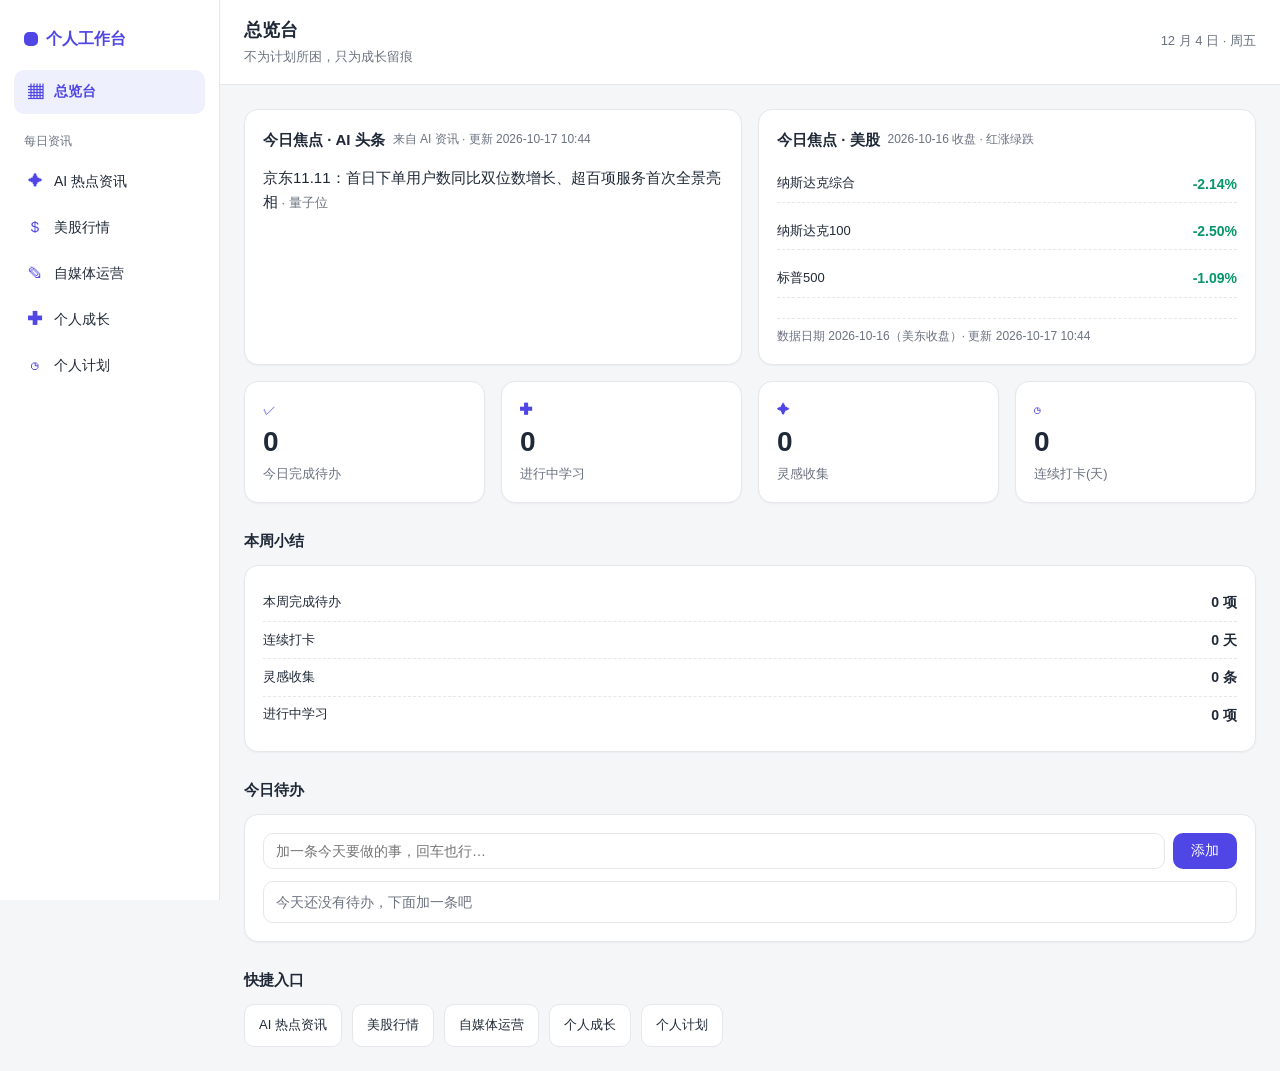
<file: index.html>
<!DOCTYPE html>
<html lang="zh-CN">
<head>
  <meta charset="UTF-8">
  <meta name="viewport" content="width=device-width, initial-scale=1.0">
  <title>个人工作台 · 总览台</title>
  <link rel="stylesheet" href="assets/style.css">
</head>
<body data-page="index">
  <div class="layout">
    <aside class="sidebar" id="sidebar"></aside>
    <div class="main">
      <header class="topbar">
        <div>
          <h1>总览台</h1>
          <div class="sub">不为计划所困，只为成长留痕</div>
        </div>
        <div class="date" id="top-date"></div>
      </header>
      <div class="content">

        <div class="grid grid-2">
          <div class="card">
            <h2>今日焦点 · AI 头条 <span class="hint" id="hint-news">来自 AI 资讯</span></h2>
            <div class="focus" id="focus-news"></div>
          </div>
          <div class="card">
            <h2>今日焦点 · 美股 <span class="hint" id="hint-market">红涨绿跌</span></h2>
            <div class="focus" id="focus-market"></div>
          </div>
        </div>

        <div class="grid grid-4" style="margin-top:16px;">
          <div class="card stat"><span class="ic">✓</span><span class="num" id="stat-done">0</span><span class="label">今日完成待办</span></div>
          <div class="card stat"><span class="ic">✚</span><span class="num" id="stat-learning">0</span><span class="label">进行中学习</span></div>
          <div class="card stat"><span class="ic">✦</span><span class="num" id="stat-ideas">0</span><span class="label">灵感收集</span></div>
          <div class="card stat"><span class="ic">◷</span><span class="num" id="stat-streak">0</span><span class="label">连续打卡(天)</span></div>
        </div>

        <h3 class="section-title">本周小结</h3>
        <div class="card"><div id="weekly"></div></div>

        <h3 class="section-title">今日待办</h3>
        <div class="card">
          <div class="todo-add">
            <input id="todo-input" type="text" placeholder="加一条今天要做的事，回车也行…">
            <button id="todo-add-btn">添加</button>
          </div>
          <ul class="todo-list" id="todo-list"></ul>
        </div>

        <h3 class="section-title">快捷入口</h3>
        <div class="quick">
          <a href="news.html">AI 热点资讯</a>
          <a href="market.html">美股行情</a>
          <a href="selfmedia.html">自媒体运营</a>
          <a href="growth.html">个人成长</a>
          <a href="plan.html">个人计划</a>
        </div>

      </div>
    </div>
  </div>
  <nav class="bottom-nav" id="bottomNav"></nav>
  <script src="data/ai-news.js"></script>
  <script src="data/us-market.js"></script>
  <script src="assets/app.js"></script>
  <script>document.getElementById('top-date').textContent = cnDate();</script>
</body>
</html>
</file>
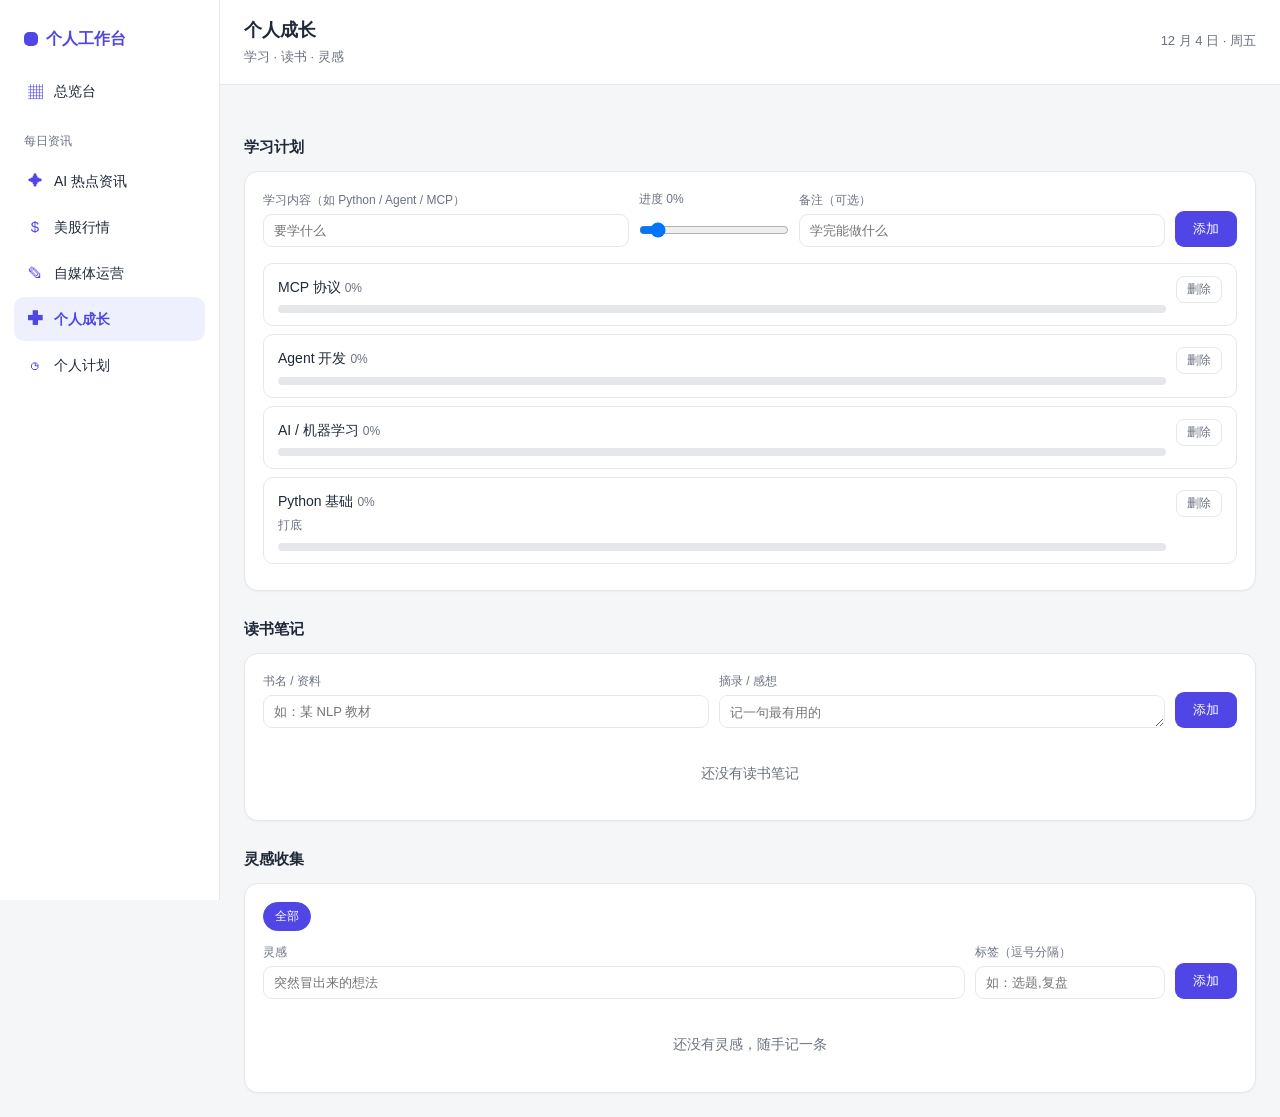
<file: growth.html>
<!DOCTYPE html>
<html lang="zh-CN">
<head>
  <meta charset="UTF-8">
  <meta name="viewport" content="width=device-width, initial-scale=1.0">
  <title>个人工作台 · 个人成长</title>
  <link rel="stylesheet" href="assets/style.css">
</head>
<body data-page="growth">
  <div class="layout">
    <aside class="sidebar" id="sidebar"></aside>
    <div class="main">
      <header class="topbar">
        <div>
          <h1>个人成长</h1>
          <div class="sub">学习 · 读书 · 灵感</div>
        </div>
        <div class="date" id="top-date"></div>
      </header>
      <div class="content">

        <h3 class="section-title">学习计划</h3>
        <div class="card">
          <div class="form-row">
            <div class="field w-title"><label>学习内容（如 Python / Agent / MCP）</label>
              <input id="l-name" type="text" placeholder="要学什么"></div>
            <div class="field"><label>进度 <span id="l-prog-label">0</span>%</label>
              <input id="l-prog" type="range" min="0" max="100" value="0" style="width:150px;"></div>
            <div class="field w-title"><label>备注（可选）</label>
              <input id="l-note" type="text" placeholder="学完能做什么"></div>
            <button class="btn-primary" id="l-add">添加</button>
          </div>
          <div id="learning-list"></div>
        </div>

        <h3 class="section-title">读书笔记</h3>
        <div class="card">
          <div class="form-row">
            <div class="field w-title"><label>书名 / 资料</label>
              <input id="b-book" type="text" placeholder="如：某 NLP 教材"></div>
            <div class="field w-title"><label>摘录 / 感想</label>
              <textarea id="b-note" rows="1" placeholder="记一句最有用的"></textarea></div>
            <button class="btn-primary" id="b-add">添加</button>
          </div>
          <div id="book-list"></div>
        </div>

        <h3 class="section-title">灵感收集</h3>
        <div class="card">
          <div class="tag-filter" id="idea-filters"></div>
          <div class="form-row">
            <div class="field w-title"><label>灵感</label>
              <input id="i-text" type="text" placeholder="突然冒出来的想法"></div>
            <div class="field"><label>标签（逗号分隔）</label>
              <input id="i-tags" type="text" placeholder="如：选题,复盘"></div>
            <button class="btn-primary" id="i-add">添加</button>
          </div>
          <div id="idea-list"></div>
        </div>

      </div>
    </div>
  </div>
  <nav class="bottom-nav" id="bottomNav"></nav>

  <script src="assets/app.js"></script>
  <script>
  (function () {
    document.getElementById('top-date').textContent = cnDate();

    /* ---------- 学习计划 ---------- */
    var SEED = [
      { name: 'Python 基础', progress: 0, note: '打底' },
      { name: 'AI / 机器学习', progress: 0, note: '' },
      { name: 'Agent 开发', progress: 0, note: '' },
      { name: 'MCP 协议', progress: 0, note: '' }
    ];
    function learningList() {
      var arr = Store.get('learning', []);
      if (!arr.length && !localStorage.getItem('wb.learning_seeded')) {
        SEED.forEach(function (s) { Store.add('learning', { name: s.name, progress: s.progress, note: s.note }); });
        localStorage.setItem('wb.learning_seeded', '1');
        arr = Store.get('learning', []);
      }
      return arr;
    }
    function renderLearning() {
      var arr = learningList();
      document.getElementById('learning-list').innerHTML = arr.length ? arr.map(function (x) {
        return '<div class="item"><div class="body"><div style="font-weight:500;">' + escapeHtml(x.name) +
          ' <span style="color:var(--muted);font-weight:400;font-size:12px;">' + x.progress + '%</span></div>' +
          (x.note ? '<div class="meta">' + escapeHtml(x.note) + '</div>' : '') +
          '<div class="progress"><i style="width:' + x.progress + '%"></i></div></div>' +
          '<button class="btn-mini" data-id="' + x.id + '">删除</button></div>';
      }).join('') : '<div class="empty">还没有学习计划</div>';
    }
    var prog = document.getElementById('l-prog');
    prog.addEventListener('input', function () { document.getElementById('l-prog-label').textContent = prog.value; });
    document.getElementById('l-add').addEventListener('click', function () {
      var name = document.getElementById('l-name').value.trim();
      if (!name) { alert('先填学习内容'); return; }
      Store.add('learning', { name: name, progress: Number(prog.value), note: document.getElementById('l-note').value.trim() });
      document.getElementById('l-name').value = '';
      document.getElementById('l-note').value = '';
      prog.value = 0; document.getElementById('l-prog-label').textContent = '0';
      renderLearning();
    });
    document.getElementById('learning-list').addEventListener('click', function (e) {
      if (e.target.classList.contains('btn-mini')) { Store.remove('learning', e.target.dataset.id); renderLearning(); }
    });
    renderLearning();

    /* ---------- 读书笔记 ---------- */
    function renderBooks() {
      var arr = Store.get('books', []);
      document.getElementById('book-list').innerHTML = arr.length ? arr.map(function (x) {
        return '<div class="item"><div class="body"><div style="font-weight:500;">' + escapeHtml(x.book) +
          '</div>' + (x.note ? '<div class="meta">' + escapeHtml(x.note) + '</div>' : '') + '</div>' +
          '<button class="btn-mini" data-id="' + x.id + '">删除</button></div>';
      }).join('') : '<div class="empty">还没有读书笔记</div>';
    }
    document.getElementById('b-add').addEventListener('click', function () {
      var book = document.getElementById('b-book').value.trim();
      if (!book) { alert('先填书名'); return; }
      Store.add('books', { book: book, note: document.getElementById('b-note').value.trim() });
      document.getElementById('b-book').value = '';
      document.getElementById('b-note').value = '';
      renderBooks();
    });
    document.getElementById('book-list').addEventListener('click', function (e) {
      if (e.target.classList.contains('btn-mini')) { Store.remove('books', e.target.dataset.id); renderBooks(); }
    });
    renderBooks();

    /* ---------- 灵感收集 ---------- */
    function allTags(arr) {
      var set = {};
      arr.forEach(function (x) { (x.tags || []).forEach(function (t) { set[t] = 1; }); });
      return Object.keys(set);
    }
    function renderIdeas(filter) {
      var arr = Store.get('ideas', []);
      var tags = allTags(arr);
      document.getElementById('idea-filters').innerHTML = '<span class="tag-chip ' + (!filter ? 'active' : '') +
        '" data-tag="">全部</span>' + tags.map(function (t) {
          return '<span class="tag-chip ' + (filter === t ? 'active' : '') + '" data-tag="' + escapeHtml(t) + '">' + escapeHtml(t) + '</span>';
        }).join('');
      var list = filter ? arr.filter(function (x) { return (x.tags || []).indexOf(filter) >= 0; }) : arr;
      document.getElementById('idea-list').innerHTML = list.length ? list.map(function (x) {
        return '<div class="item"><div class="body"><div>' + escapeHtml(x.text) + '</div>' +
          (x.tags && x.tags.length ? '<div class="meta">' + x.tags.map(function (t) { return '<span class="tag">' + escapeHtml(t) + '</span>'; }).join('') + '</div>' : '') +
          '</div><button class="btn-mini" data-id="' + x.id + '">删除</button></div>';
      }).join('') : '<div class="empty">还没有灵感，随手记一条</div>';
    }
    document.getElementById('i-add').addEventListener('click', function () {
      var text = document.getElementById('i-text').value.trim();
      if (!text) { alert('先填灵感'); return; }
      var tags = document.getElementById('i-tags').value.split(/[,，]/).map(function (s) { return s.trim(); }).filter(Boolean);
      Store.add('ideas', { text: text, tags: tags });
      document.getElementById('i-text').value = '';
      document.getElementById('i-tags').value = '';
      renderIdeas('');
    });
    document.getElementById('idea-list').addEventListener('click', function (e) {
      if (e.target.classList.contains('btn-mini')) { Store.remove('ideas', e.target.dataset.id); renderIdeas(document.querySelector('.tag-chip.active') ? document.querySelector('.tag-chip.active').dataset.tag : ''); }
    });
    document.getElementById('idea-filters').addEventListener('click', function (e) {
      if (e.target.classList.contains('tag-chip')) renderIdeas(e.target.dataset.tag);
    });
    renderIdeas('');
  })();
  </script>
</body>
</html>
</file>
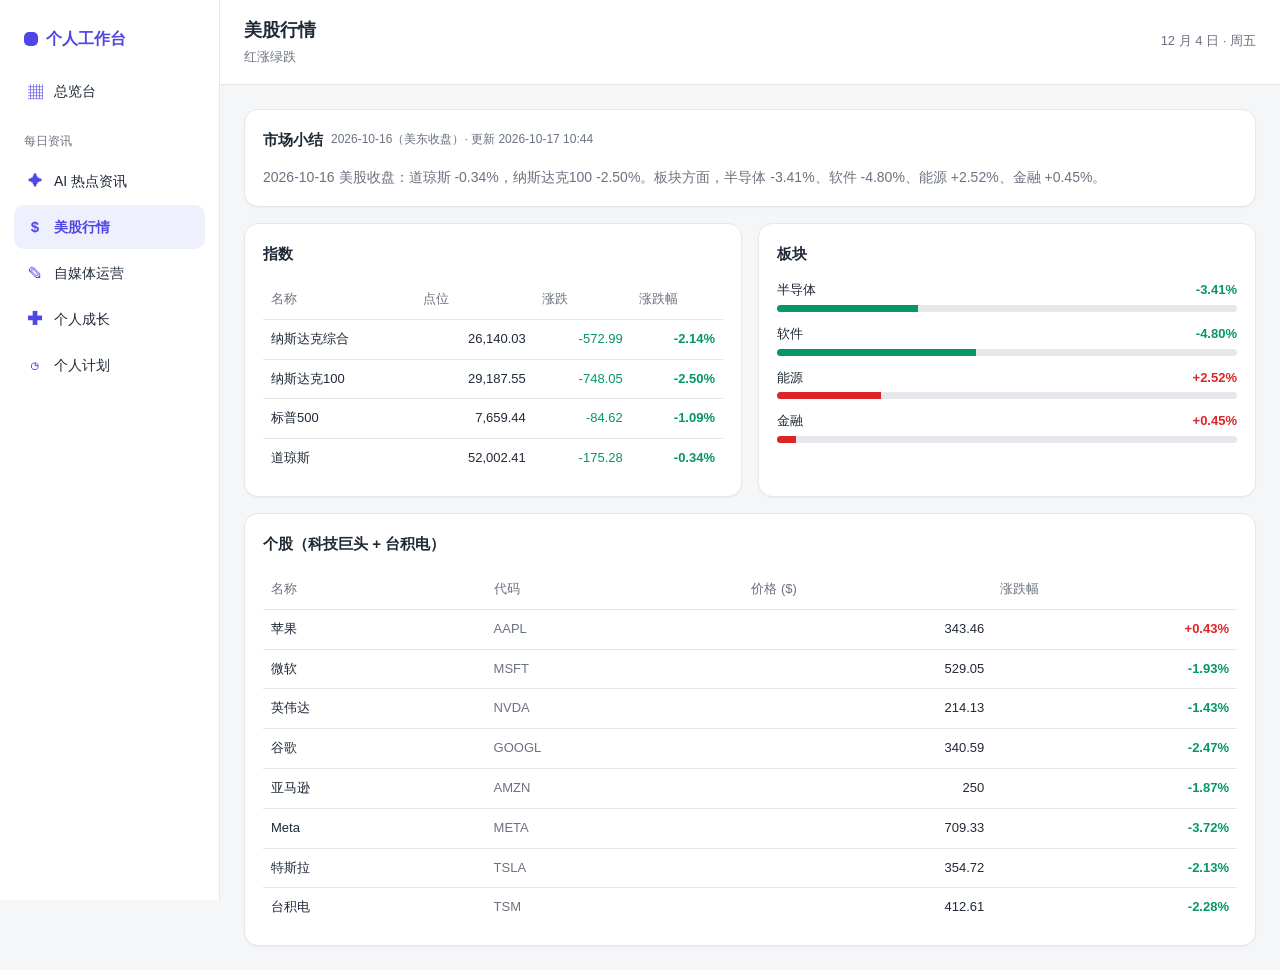
<file: market.html>
<!DOCTYPE html>
<html lang="zh-CN">
<head>
  <meta charset="UTF-8">
  <meta name="viewport" content="width=device-width, initial-scale=1.0">
  <title>个人工作台 · 美股行情</title>
  <link rel="stylesheet" href="assets/style.css">
  <style>
    .tbl{width:100%;border-collapse:collapse;}
    .tbl th,.tbl td{padding:9px 8px;border-bottom:1px solid var(--border);font-size:13px;text-align:left;}
    .tbl th{color:var(--muted);font-weight:500;}
    .tbl td.num{text-align:right;font-variant-numeric:tabular-nums;}
    .tbl tr:last-child td{border-bottom:none;}
    .pct{font-weight:600;font-variant-numeric:tabular-nums;}
    .bar{height:7px;border-radius:4px;background:var(--border);overflow:hidden;margin-top:4px;}
    .bar>i{display:block;height:100%;}
    .bar>i.up{background:var(--up);}
    .bar>i.down{background:var(--down);}
    .sector-row{margin:12px 0;}
    .sector-row .sr-top{display:flex;justify-content:space-between;font-size:13px;align-items:center;}
  </style>
</head>
<body data-page="market">
  <div class="layout">
    <aside class="sidebar" id="sidebar"></aside>
    <div class="main">
      <header class="topbar">
        <div>
          <h1>美股行情</h1>
          <div class="sub" id="sub">红涨绿跌</div>
        </div>
        <div class="date" id="top-date"></div>
      </header>
      <div class="content">

        <div class="card" style="margin-bottom:16px;">
          <h2>市场小结 <span class="hint" id="mkt-date"></span></h2>
          <p id="mkt-summary" class="muted">行情更新中…</p>
        </div>

        <div class="grid grid-2">
          <div class="card">
            <h2>指数</h2>
            <table class="tbl">
              <thead><tr><th>名称</th><th class="num">点位</th><th class="num">涨跌</th><th class="num">涨跌幅</th></tr></thead>
              <tbody id="idx-body"></tbody>
            </table>
          </div>
          <div class="card">
            <h2>板块</h2>
            <div id="sector-wrap"></div>
          </div>
        </div>

        <div class="card" style="margin-top:16px;">
          <h2>个股（科技巨头 + 台积电）</h2>
          <table class="tbl">
            <thead><tr><th>名称</th><th>代码</th><th class="num">价格 ($)</th><th class="num">涨跌幅</th></tr></thead>
            <tbody id="stock-body"></tbody>
          </table>
        </div>

      </div>
    </div>
  </div>
  <nav class="bottom-nav" id="bottomNav"></nav>

  <script src="data/us-market.js"></script>
  <script src="assets/app.js"></script>
  <script>
  (function () {
    var mkt = window.US_MARKET || { indices: [], stocks: [], sectors: [], summary: '', date: '', updatedAt: '' };
    var $ = function (id) { return document.getElementById(id); };
    function pctCell(v) {
      var up = v >= 0, s = up ? '+' : '';
      return '<span class="pct ' + (up ? 'up' : 'down') + '">' + s + v.toFixed(2) + '%</span>';
    }
    $('top-date').textContent = cnDate();
    if (mkt.date) $('mkt-date').textContent = mkt.date + '（美东收盘）· 更新 ' + mkt.updatedAt;
    if (mkt.summary) $('mkt-summary').textContent = mkt.summary;

    $('idx-body').innerHTML = (mkt.indices || []).map(function (x) {
      var up = x.change >= 0, s = up ? '+' : '';
      var chg = (x.change != null) ? s + x.change.toFixed(2) : '-';
      return '<tr><td>' + x.name + '</td>' +
             '<td class="num">' + x.value.toLocaleString() + '</td>' +
             '<td class="num ' + (up ? 'up' : 'down') + '">' + chg + '</td>' +
             '<td class="num">' + pctCell(x.changePct) + '</td></tr>';
    }).join('') || '<tr><td colspan="4" class="muted">行情更新中…</td></tr>';

    $('stock-body').innerHTML = (mkt.stocks || []).map(function (x) {
      return '<tr><td>' + x.name + '</td>' +
             '<td class="muted">' + x.code + '</td>' +
             '<td class="num">' + x.value.toLocaleString() + '</td>' +
             '<td class="num">' + pctCell(x.changePct) + '</td></tr>';
    }).join('') || '<tr><td colspan="4" class="muted">行情更新中…</td></tr>';

    $('sector-wrap').innerHTML = (mkt.sectors || []).map(function (s) {
      var up = s.changePct >= 0;
      var w = Math.min(50, Math.abs(s.changePct) * 9);
      return '<div class="sector-row"><div class="sr-top"><span>' + s.name + '</span>' +
             pctCell(s.changePct) + '</div><div class="bar"><i class="' + (up ? 'up' : 'down') +
             '" style="width:' + w + '%"></i></div></div>';
    }).join('') || '<div class="muted">—</div>';
  })();
  </script>
</body>
</html>
</file>
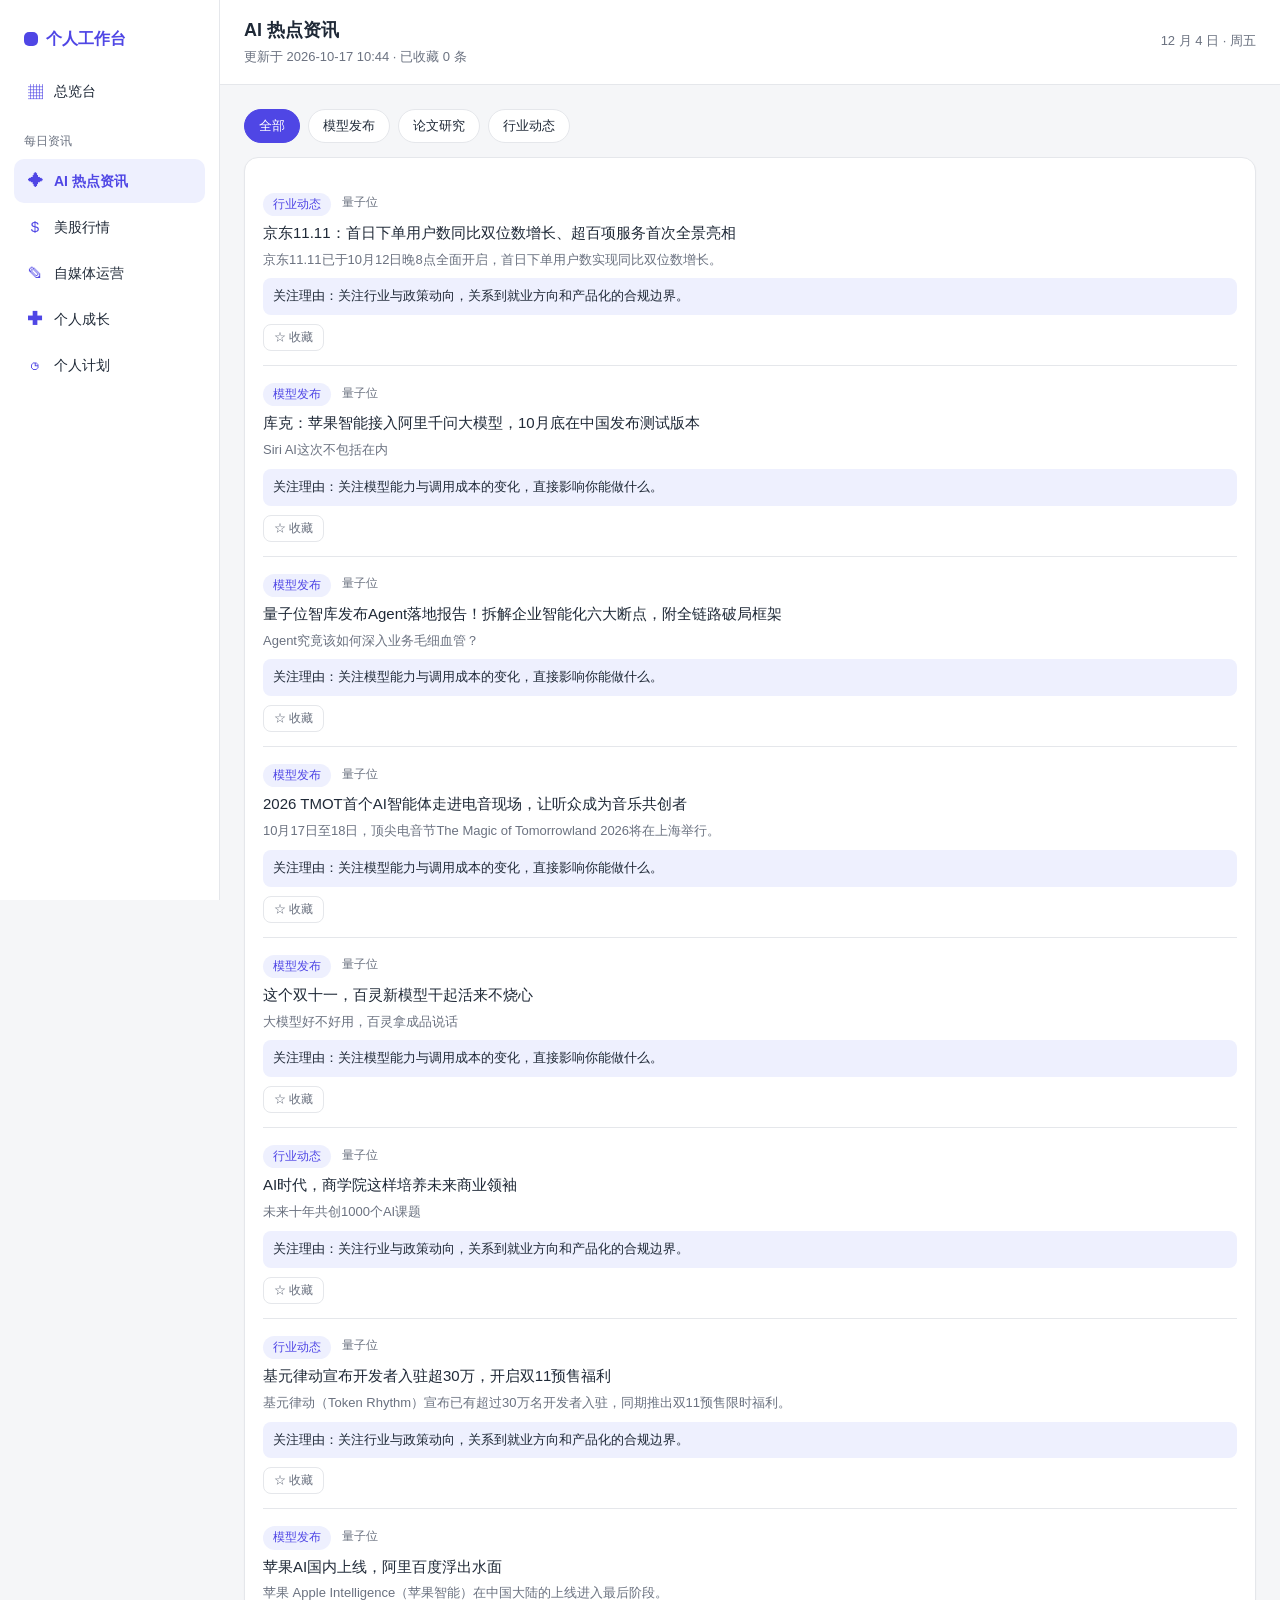
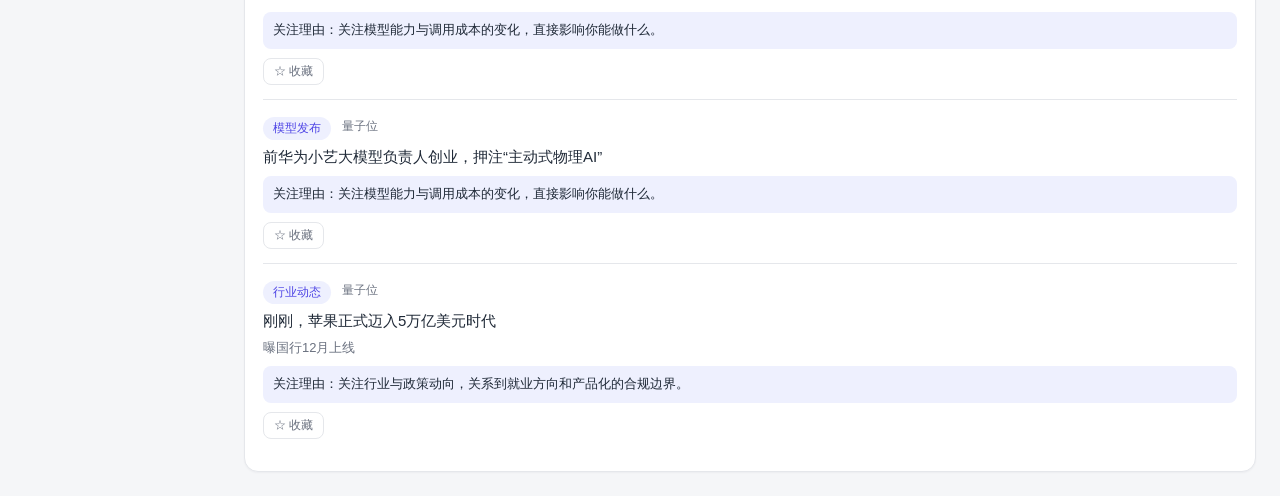
<file: news.html>
<!DOCTYPE html>
<html lang="zh-CN">
<head>
  <meta charset="UTF-8">
  <meta name="viewport" content="width=device-width, initial-scale=1.0">
  <title>个人工作台 · AI 热点资讯</title>
  <link rel="stylesheet" href="assets/style.css">
  <style>
    .filters{display:flex;gap:8px;flex-wrap:wrap;margin-bottom:14px;}
    .filter-btn{padding:7px 14px;border:1px solid var(--border);border-radius:20px;background:#fff;font-size:13px;cursor:pointer;color:var(--text);}
    .filter-btn.active{background:var(--primary);color:#fff;border-color:var(--primary);}
    .news-item{padding:14px 0;border-bottom:1px solid var(--border);}
    .news-item:last-child{border-bottom:none;}
    .ni-top{display:flex;align-items:center;gap:8px;margin-bottom:6px;}
    .ni-src{font-size:12px;}
    .ni-title{font-size:15px;font-weight:500;color:var(--text);line-height:1.45;display:block;}
    .ni-title:hover{color:var(--primary);}
    .ni-sum{font-size:13px;color:var(--muted);margin-top:6px;}
    .ni-reason{font-size:13px;color:var(--text);background:var(--primary-soft);padding:8px 10px;border-radius:8px;margin-top:8px;}
    .fav-btn{margin-top:9px;background:none;border:1px solid var(--border);border-radius:8px;padding:4px 10px;font-size:12px;cursor:pointer;color:var(--muted);}
    .fav-btn.on{color:var(--orange);border-color:var(--orange);}
  </style>
</head>
<body data-page="news">
  <div class="layout">
    <aside class="sidebar" id="sidebar"></aside>
    <div class="main">
      <header class="topbar">
        <div>
          <h1>AI 热点资讯</h1>
          <div class="sub" id="news-date">关注你要追踪的 AI 动态</div>
        </div>
        <div class="date" id="top-date"></div>
      </header>
      <div class="content">

        <div class="filters" id="filters">
          <button class="filter-btn active" data-cat="">全部</button>
          <button class="filter-btn" data-cat="模型发布">模型发布</button>
          <button class="filter-btn" data-cat="论文研究">论文研究</button>
          <button class="filter-btn" data-cat="行业动态">行业动态</button>
        </div>

        <div class="card">
          <div id="news-list"></div>
        </div>

      </div>
    </div>
  </div>
  <nav class="bottom-nav" id="bottomNav"></nav>

  <script src="data/ai-news.js"></script>
  <script src="assets/app.js"></script>
  <script>
  (function () {
    var data = window.AI_NEWS || { items: [], updatedAt: '' };
    var items = data.items || [];
    var favKey = 'news_fav';
    var favs = Store.get(favKey, []);

    function isFav(u) { return favs.indexOf(u) >= 0; }
    function currentCat() {
      var a = document.querySelector('.filter-btn.active');
      return a ? a.dataset.cat : '';
    }
    function render() {
      var cat = currentCat();
      var list = items.filter(function (it) { return !cat || it.category === cat; });
      document.getElementById('news-list').innerHTML = list.length ? list.map(function (it) {
        var f = isFav(it.url);
        return '<div class="news-item">' +
          '<div class="ni-top"><span class="tag">' + (it.category || '资讯') + '</span>' +
          '<span class="muted ni-src">' + (it.source || '') + '</span></div>' +
          '<a class="ni-title" href="' + it.url + '" target="_blank" rel="noopener">' + escapeHtml(it.title) + '</a>' +
          (it.summary ? '<div class="ni-sum">' + escapeHtml(it.summary) + '</div>' : '') +
          (it.reason ? '<div class="ni-reason">关注理由：' + escapeHtml(it.reason) + '</div>' : '') +
          '<button class="fav-btn ' + (f ? 'on' : '') + '" data-url="' + it.url + '">' +
          (f ? '★ 已收藏' : '☆ 收藏') + '</button>' +
          '</div>';
      }).join('') : '<div class="empty">暂无该类资讯</div>';
    }

    document.querySelectorAll('.filter-btn').forEach(function (b) {
      b.addEventListener('click', function () {
        document.querySelectorAll('.filter-btn').forEach(function (x) { x.classList.remove('active'); });
        b.classList.add('active');
        render();
      });
    });

    document.getElementById('news-list').addEventListener('click', function (e) {
      if (e.target.classList.contains('fav-btn')) {
        var u = e.target.dataset.url;
        favs = isFav(u) ? favs.filter(function (x) { return x !== u; }) : favs.concat([u]);
        Store.set(favKey, favs);
        render();
      }
    });

    render();
    document.getElementById('news-date').textContent = '更新于 ' + data.updatedAt + ' · 已收藏 ' + favs.length + ' 条';
    document.getElementById('top-date').textContent = cnDate();
  })();
  </script>
</body>
</html>
</file>
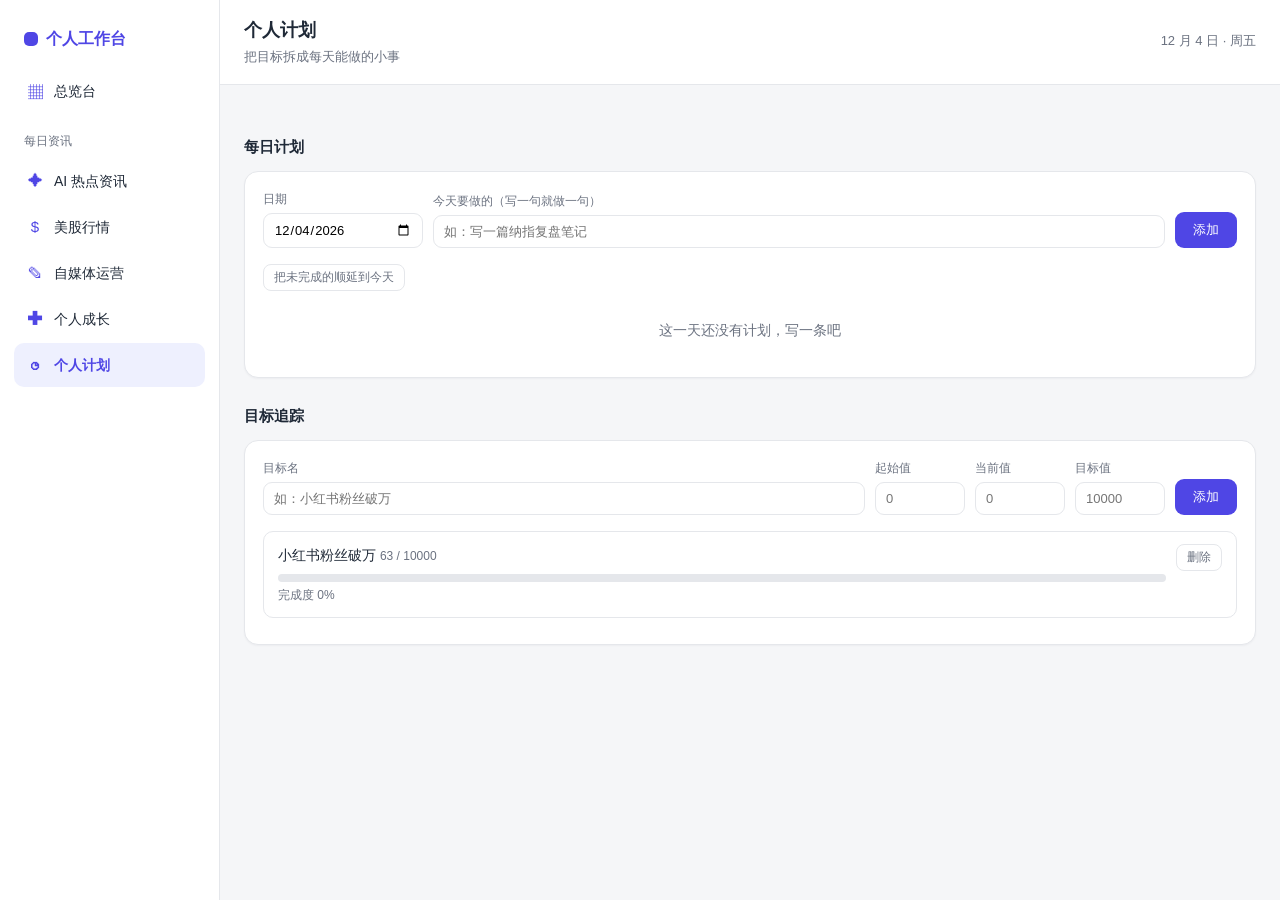
<file: plan.html>
<!DOCTYPE html>
<html lang="zh-CN">
<head>
  <meta charset="UTF-8">
  <meta name="viewport" content="width=device-width, initial-scale=1.0">
  <title>个人工作台 · 个人计划</title>
  <link rel="stylesheet" href="assets/style.css">
</head>
<body data-page="plan">
  <div class="layout">
    <aside class="sidebar" id="sidebar"></aside>
    <div class="main">
      <header class="topbar">
        <div>
          <h1>个人计划</h1>
          <div class="sub">把目标拆成每天能做的小事</div>
        </div>
        <div class="date" id="top-date"></div>
      </header>
      <div class="content">

        <h3 class="section-title">每日计划</h3>
        <div class="card">
          <div class="form-row">
            <div class="field"><label>日期</label>
              <input id="p-date" type="date" style="width:160px;"></div>
            <div class="field w-title"><label>今天要做的（写一句就做一句）</label>
              <input id="p-text" type="text" placeholder="如：写一篇纳指复盘笔记"></div>
            <button class="btn-primary" id="p-add">添加</button>
          </div>
          <div style="margin:0 0 10px;">
            <button class="btn-mini" id="p-carry">把未完成的顺延到今天</button>
            <span class="muted" id="p-carry-hint" style="font-size:12px;margin-left:8px;"></span>
          </div>
          <div id="plan-list"></div>
        </div>

        <h3 class="section-title">目标追踪</h3>
        <div class="card">
          <div class="form-row">
            <div class="field w-title"><label>目标名</label>
              <input id="g-name" type="text" placeholder="如：小红书粉丝破万"></div>
            <div class="field"><label>起始值</label>
              <input id="g-start" type="number" placeholder="0" style="width:90px;"></div>
            <div class="field"><label>当前值</label>
              <input id="g-cur" type="number" placeholder="0" style="width:90px;"></div>
            <div class="field"><label>目标值</label>
              <input id="g-target" type="number" placeholder="10000" style="width:90px;"></div>
            <button class="btn-primary" id="g-add">添加</button>
          </div>
          <div id="goal-list"></div>
        </div>

      </div>
    </div>
  </div>
  <nav class="bottom-nav" id="bottomNav"></nav>

  <script src="assets/app.js"></script>
  <script>
  (function () {
    document.getElementById('top-date').textContent = cnDate();
    var dateInput = document.getElementById('p-date');
    dateInput.value = todayStr();

    /* ---------- 每日计划 ---------- */
    function planList() { return Store.get('plan.tasks', []); }
    function renderPlan() {
      var date = dateInput.value;
      var arr = planList().filter(function (x) { return x.date === date; });
      var box = document.getElementById('plan-list');
      if (!arr.length) {
        box.innerHTML = '<div class="empty">这一天还没有计划，写一条吧</div>';
        return;
      }
      box.innerHTML = arr.map(function (x) {
        return '<div class="item"><div class="body"><label style="display:flex;align-items:center;gap:10px;cursor:pointer;">' +
          '<input type="checkbox" ' + (x.done ? 'checked' : '') + ' data-id="' + x.id + '" style="width:16px;height:16px;accent-color:var(--primary);">' +
          '<span style="' + (x.done ? 'text-decoration:line-through;color:var(--muted);' : '') + '">' + escapeHtml(x.text) + '</span>' +
          '</label></div>' +
          '<button class="btn-mini" data-del="' + x.id + '">删除</button></div>';
      }).join('');
    }
    document.getElementById('p-add').addEventListener('click', function () {
      var text = document.getElementById('p-text').value.trim();
      if (!text) { alert('先写今天要做什么'); return; }
      Store.add('plan.tasks', { date: dateInput.value, text: text, done: false });
      document.getElementById('p-text').value = '';
      renderPlan();
    });
    dateInput.addEventListener('change', renderPlan);
    document.getElementById('plan-list').addEventListener('click', function (e) {
      if (e.target.type === 'checkbox') {
        Store.update('plan.tasks', e.target.dataset.id, { done: e.target.checked });
        renderPlan();
      } else if (e.target.dataset.del) {
        Store.remove('plan.tasks', e.target.dataset.del);
        renderPlan();
      }
    });
    document.getElementById('p-carry').addEventListener('click', function () {
      var today = todayStr();
      var all = planList();
      var overdue = all.filter(function (x) { return !x.done && x.date < today; });
      if (!overdue.length) { document.getElementById('p-carry-hint').textContent = '没有未完成的旧计划'; return; }
      overdue.forEach(function (x) { Store.add('plan.tasks', { date: today, text: x.text, done: false }); });
      dateInput.value = today;
      renderPlan();
      document.getElementById('p-carry-hint').textContent = '已顺延 ' + overdue.length + ' 条到今天';
    });
    renderPlan();

    /* ---------- 目标追踪 ---------- */
    var GOAL_SEED = [
      { name: '小红书粉丝破万', start: 63, current: 63, target: 10000 }
    ];
    function goalList() {
      var arr = Store.get('goals', []);
      if (!arr.length && !localStorage.getItem('wb.goals_seeded')) {
        GOAL_SEED.forEach(function (g) { Store.add('goals', g); });
        localStorage.setItem('wb.goals_seeded', '1');
        arr = Store.get('goals', []);
      }
      return arr;
    }
    function pctOf(g) {
      if (g.target === g.start) return 100;
      var p = (g.current - g.start) / (g.target - g.start) * 100;
      return Math.max(0, Math.min(100, Math.round(p)));
    }
    function renderGoals() {
      var arr = goalList();
      var box = document.getElementById('goal-list');
      if (!arr.length) { box.innerHTML = '<div class="empty">还没有目标，加一个吧</div>'; return; }
      box.innerHTML = arr.map(function (g) {
        var pct = pctOf(g);
        var done = g.current >= g.target;
        return '<div class="item"><div class="body"><div style="font-weight:500;">' + escapeHtml(g.name) +
          ' <span class="muted" style="font-weight:400;font-size:12px;">' + g.current + ' / ' + g.target + '</span>' +
          (done ? ' <span class="badge green">已达成</span>' : '') + '</div>' +
          '<div class="progress"><i style="width:' + pct + '%"></i></div>' +
          '<div class="meta">完成度 ' + pct + '%</div></div>' +
          '<button class="btn-mini" data-gid="' + g.id + '">删除</button></div>';
      }).join('');
    }
    document.getElementById('g-add').addEventListener('click', function () {
      var name = document.getElementById('g-name').value.trim();
      var start = Number(document.getElementById('g-start').value) || 0;
      var cur = Number(document.getElementById('g-cur').value) || 0;
      var target = Number(document.getElementById('g-target').value) || 0;
      if (!name) { alert('先填目标名'); return; }
      if (target <= start) { alert('目标值要大于起始值'); return; }
      Store.add('goals', { name: name, start: start, current: cur, target: target });
      document.getElementById('g-name').value = '';
      document.getElementById('g-start').value = '';
      document.getElementById('g-cur').value = '';
      document.getElementById('g-target').value = '';
      renderGoals();
    });
    document.getElementById('goal-list').addEventListener('click', function (e) {
      if (e.target.dataset.gid) { Store.remove('goals', e.target.dataset.gid); renderGoals(); }
    });
    renderGoals();
  })();
  </script>
</body>
</html>
</file>
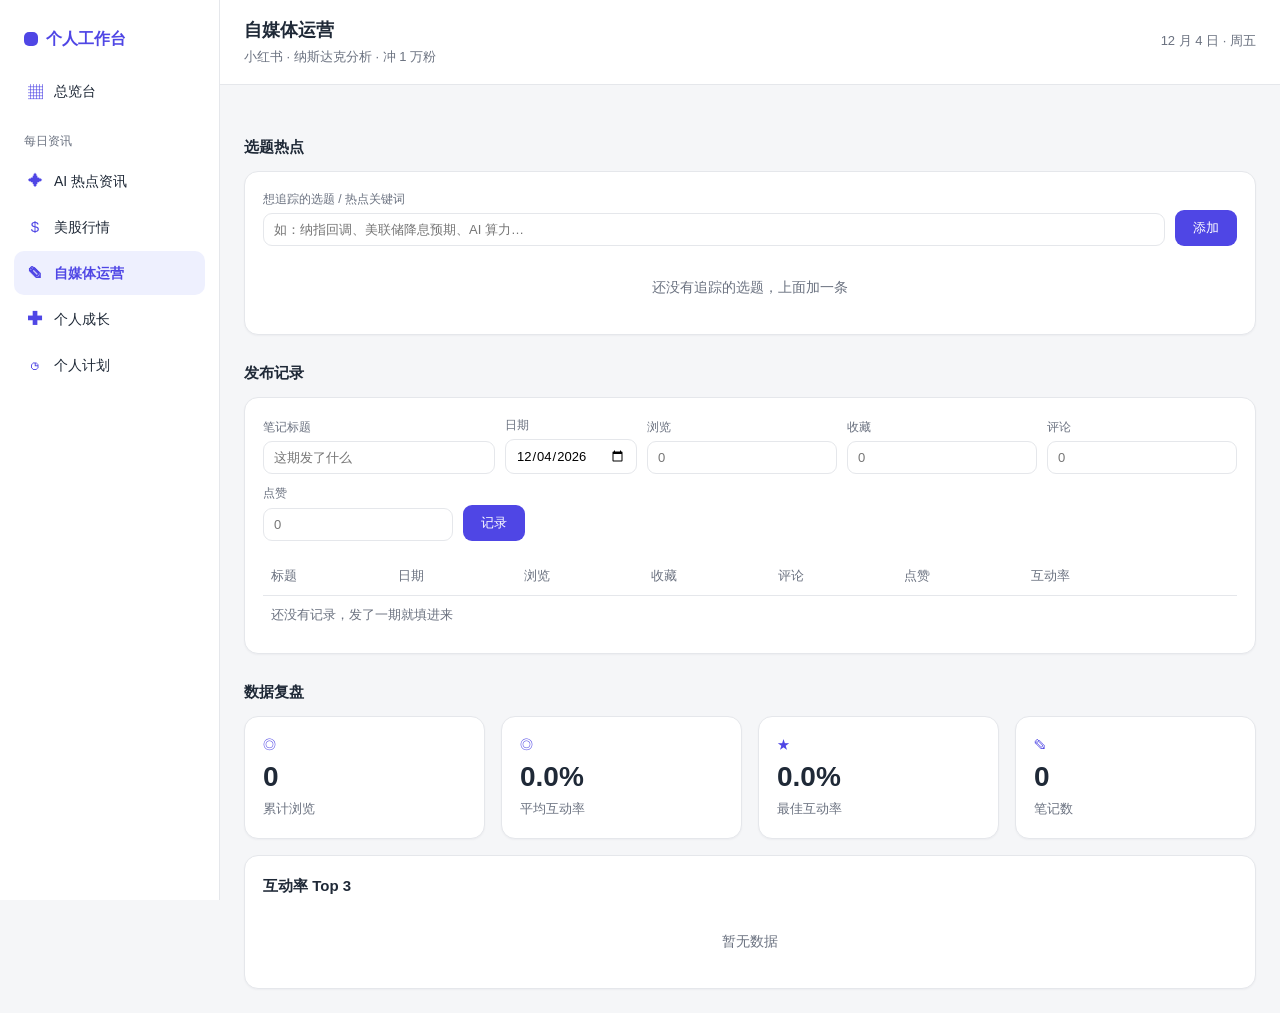
<file: selfmedia.html>
<!DOCTYPE html>
<html lang="zh-CN">
<head>
  <meta charset="UTF-8">
  <meta name="viewport" content="width=device-width, initial-scale=1.0">
  <title>个人工作台 · 自媒体运营</title>
  <link rel="stylesheet" href="assets/style.css">
  <style>
    .form-row{display:flex;flex-wrap:wrap;gap:10px;align-items:flex-end;margin-bottom:16px;}
    .field{display:flex;flex-direction:column;gap:4px;}
    .field label{font-size:12px;color:var(--muted);}
    .field input{padding:8px 10px;border:1px solid var(--border);border-radius:9px;font-size:13px;outline:none;width:100%;}
    .field input:focus{border-color:var(--primary);}
    .w-title{flex:1;min-width:180px;}
    .btn-primary{background:var(--primary);color:#fff;border:none;border-radius:9px;padding:9px 18px;cursor:pointer;font-size:13px;}
    .btn-mini{background:none;border:1px solid var(--border);border-radius:8px;padding:4px 10px;font-size:12px;cursor:pointer;color:var(--muted);}
    .btn-mini:hover{color:var(--up);border-color:var(--up);}
    .topic-item{display:flex;align-items:center;justify-content:space-between;padding:8px 12px;border:1px solid var(--border);border-radius:10px;margin-bottom:6px;background:#fff;font-size:13px;}
    .tbl{width:100%;border-collapse:collapse;}
    .tbl th,.tbl td{padding:9px 8px;border-bottom:1px solid var(--border);font-size:13px;text-align:left;}
    .tbl th{color:var(--muted);font-weight:500;}
    .tbl td.num{text-align:right;font-variant-numeric:tabular-nums;}
    .tbl tr:last-child td{border-bottom:none;}
    .rate{font-weight:600;color:var(--green);font-variant-numeric:tabular-nums;}
  </style>
</head>
<body data-page="selfmedia">
  <div class="layout">
    <aside class="sidebar" id="sidebar"></aside>
    <div class="main">
      <header class="topbar">
        <div>
          <h1>自媒体运营</h1>
          <div class="sub">小红书 · 纳斯达克分析 · 冲 1 万粉</div>
        </div>
        <div class="date" id="top-date"></div>
      </header>
      <div class="content">

        <h3 class="section-title">选题热点</h3>
        <div class="card">
          <div class="form-row" style="margin-bottom:12px;">
            <div class="field w-title"><label>想追踪的选题 / 热点关键词</label>
              <input id="topic-input" type="text" placeholder="如：纳指回调、美联储降息预期、AI 算力…"></div>
            <button class="btn-primary" id="topic-add">添加</button>
          </div>
          <div id="topic-list"></div>
        </div>

        <h3 class="section-title">发布记录</h3>
        <div class="card">
          <div class="form-row">
            <div class="field w-title"><label>笔记标题</label>
              <input id="p-title" type="text" placeholder="这期发了什么"></div>
            <div class="field"><label>日期</label><input id="p-date" type="date"></div>
            <div class="field"><label>浏览</label><input id="p-views" type="number" min="0" placeholder="0"></div>
            <div class="field"><label>收藏</label><input id="p-fav" type="number" min="0" placeholder="0"></div>
            <div class="field"><label>评论</label><input id="p-cmt" type="number" min="0" placeholder="0"></div>
            <div class="field"><label>点赞</label><input id="p-like" type="number" min="0" placeholder="0"></div>
            <button class="btn-primary" id="post-add">记录</button>
          </div>
          <table class="tbl">
            <thead><tr><th>标题</th><th>日期</th><th class="num">浏览</th><th class="num">收藏</th><th class="num">评论</th><th class="num">点赞</th><th class="num">互动率</th><th></th></tr></thead>
            <tbody id="post-body"></tbody>
          </table>
        </div>

        <h3 class="section-title">数据复盘</h3>
        <div class="grid grid-4">
          <div class="card stat"><span class="ic">◎</span><span class="num" id="r-total-views">0</span><span class="label">累计浏览</span></div>
          <div class="card stat"><span class="ic">◎</span><span class="num" id="r-avg-rate">0%</span><span class="label">平均互动率</span></div>
          <div class="card stat"><span class="ic">★</span><span class="num" id="r-best-rate">0%</span><span class="label">最佳互动率</span></div>
          <div class="card stat"><span class="ic">✎</span><span class="num" id="r-count">0</span><span class="label">笔记数</span></div>
        </div>
        <div class="card" style="margin-top:16px;">
          <h2>互动率 Top 3</h2>
          <div id="best-list"></div>
        </div>

      </div>
    </div>
  </div>
  <nav class="bottom-nav" id="bottomNav"></nav>

  <script src="assets/app.js"></script>
  <script>
  (function () {
    document.getElementById('top-date').textContent = cnDate();
    var dateInput = document.getElementById('p-date');
    if (dateInput) dateInput.value = todayStr();

    /* ---------- 选题热点 ---------- */
    function renderTopics() {
      var list = Store.get('topics', []);
      var el = document.getElementById('topic-list');
      el.innerHTML = list.length ? list.map(function (t) {
        return '<div class="topic-item"><span>' + escapeHtml(t.text) + '</span>' +
          '<button class="btn-mini" data-id="' + t.id + '">删除</button></div>';
      }).join('') : '<div class="empty">还没有追踪的选题，上面加一条</div>';
    }
    function addTopic() {
      var inp = document.getElementById('topic-input');
      var v = inp.value.trim();
      if (!v) return;
      Store.add('topics', { text: v });
      inp.value = '';
      renderTopics();
    }
    document.getElementById('topic-add').addEventListener('click', addTopic);
    document.getElementById('topic-input').addEventListener('keydown', function (e) { if (e.key === 'Enter') addTopic(); });
    document.getElementById('topic-list').addEventListener('click', function (e) {
      if (e.target.classList.contains('btn-mini')) {
        Store.remove('topics', e.target.dataset.id);
        renderTopics();
      }
    });
    renderTopics();

    /* ---------- 发布记录 ---------- */
    function rateOf(p) {
      var v = Number(p.views) || 0;
      if (v <= 0) return 0;
      return ((Number(p.fav) + Number(p.cmt) + Number(p.like)) / v) * 100;
    }
    function renderPosts() {
      var posts = Store.get('posts', []);
      document.getElementById('post-body').innerHTML = posts.length ? posts.map(function (p) {
        return '<tr><td>' + escapeHtml(p.title) + '</td><td class="muted">' + (p.date || '') + '</td>' +
          '<td class="num">' + (Number(p.views) || 0).toLocaleString() + '</td>' +
          '<td class="num">' + (Number(p.fav) || 0) + '</td>' +
          '<td class="num">' + (Number(p.cmt) || 0) + '</td>' +
          '<td class="num">' + (Number(p.like) || 0) + '</td>' +
          '<td class="num rate">' + rateOf(p).toFixed(1) + '%</td>' +
          '<td><button class="btn-mini" data-id="' + p.id + '">删除</button></td></tr>';
      }).join('') : '<tr><td colspan="8" class="muted">还没有记录，发了一期就填进来</td></tr>';
      renderSummary(posts);
    }
    function renderSummary(posts) {
      var totalViews = posts.reduce(function (s, p) { return s + (Number(p.views) || 0); }, 0);
      var rates = posts.map(rateOf).filter(function (r) { return r > 0; });
      var avg = rates.length ? rates.reduce(function (a, b) { return a + b; }, 0) / rates.length : 0;
      var best = posts.length ? Math.max.apply(null, posts.map(rateOf)) : 0;
      document.getElementById('r-total-views').textContent = totalViews.toLocaleString();
      document.getElementById('r-avg-rate').textContent = avg.toFixed(1) + '%';
      document.getElementById('r-best-rate').textContent = best.toFixed(1) + '%';
      document.getElementById('r-count').textContent = posts.length;
      var top = posts.slice().sort(function (a, b) { return rateOf(b) - rateOf(a); }).slice(0, 3);
      document.getElementById('best-list').innerHTML = top.length ? top.map(function (p) {
        return '<div class="mini-index"><span>' + escapeHtml(p.title) +
          '</span><b class="rate">' + rateOf(p).toFixed(1) + '%</b></div>';
      }).join('') : '<div class="empty">暂无数据</div>';
    }
    document.getElementById('post-add').addEventListener('click', function () {
      var title = document.getElementById('p-title').value.trim();
      if (!title) { alert('先填笔记标题'); return; }
      Store.add('posts', {
        title: title,
        date: document.getElementById('p-date').value,
        views: document.getElementById('p-views').value,
        fav: document.getElementById('p-fav').value,
        cmt: document.getElementById('p-cmt').value,
        like: document.getElementById('p-like').value
      });
      ['p-title', 'p-views', 'p-fav', 'p-cmt', 'p-like'].forEach(function (id) { document.getElementById(id).value = ''; });
      renderPosts();
    });
    document.getElementById('post-body').addEventListener('click', function (e) {
      if (e.target.classList.contains('btn-mini')) {
        if (confirm('确定删除这条记录？')) { Store.remove('posts', e.target.dataset.id); renderPosts(); }
      }
    });
    renderPosts();
  })();
  </script>
</body>
</html>
</file>
<file: assets/style.css>
:root{
  --bg:#F5F6F8;
  --card:#FFFFFF;
  --primary:#4F46E5;
  --primary-soft:#EEF0FE;
  --text:#1F2937;
  --muted:#6B7280;
  --border:#E5E7EB;
  --up:#DC2626;      /* 涨 红 */
  --down:#059669;    /* 跌 绿 */
  --green:#059669;
  --orange:#EA580C;
  --radius:14px;
  --sidebar-w:220px;
  --shadow:0 1px 2px rgba(16,24,40,.04);
}
*{box-sizing:border-box;margin:0;padding:0;}
body{font-family:-apple-system,BlinkMacSystemFont,"PingFang SC","Microsoft YaHei","Segoe UI",sans-serif;background:var(--bg);color:var(--text);font-size:14px;line-height:1.6;-webkit-font-smoothing:antialiased;}
a{color:inherit;text-decoration:none;}
button{font-family:inherit;}

/* layout */
.layout{display:flex;min-height:100vh;}
.sidebar{width:var(--sidebar-w);flex:0 0 var(--sidebar-w);background:var(--card);border-right:1px solid var(--border);padding:20px 14px;position:sticky;top:0;height:100vh;overflow-y:auto;}
.brand{font-size:16px;font-weight:600;color:var(--primary);padding:6px 10px 18px;display:flex;align-items:center;gap:8px;}
.brand .dot{width:14px;height:14px;border-radius:5px;background:var(--primary);display:inline-block;}
.nav{display:flex;flex-direction:column;gap:2px;}
.nav-group-title{font-size:12px;color:var(--muted);padding:16px 10px 6px;font-weight:500;}
.nav-item{display:flex;align-items:center;gap:10px;padding:10px 12px;border-radius:10px;color:var(--text);font-size:14px;transition:background .15s;}
.nav-item:hover{background:var(--bg);}
.nav-item.active{background:var(--primary-soft);color:var(--primary);font-weight:600;}
.nav-icon{width:18px;text-align:center;color:var(--primary);font-size:15px;}

.main{flex:1;display:flex;flex-direction:column;min-width:0;}
.topbar{padding:16px 24px;border-bottom:1px solid var(--border);background:var(--card);display:flex;justify-content:space-between;align-items:center;position:sticky;top:0;z-index:5;}
.topbar h1{font-size:18px;font-weight:600;}
.topbar .sub{color:var(--muted);font-size:13px;margin-top:2px;}
.topbar .date{color:var(--muted);font-size:13px;text-align:right;}
.content{padding:24px;max-width:1120px;width:100%;}

/* cards & grid */
.card{background:var(--card);border:1px solid var(--border);border-radius:var(--radius);padding:18px;box-shadow:var(--shadow);}
.card h2{font-size:15px;font-weight:600;margin-bottom:14px;display:flex;align-items:center;gap:8px;}
.card h2 .hint{font-size:12px;color:var(--muted);font-weight:400;}
.grid{display:grid;gap:16px;}
.grid-2{grid-template-columns:repeat(2,1fr);}
.grid-3{grid-template-columns:repeat(3,1fr);}
.grid-4{grid-template-columns:repeat(4,1fr);}
.section-title{font-size:15px;font-weight:600;margin:26px 0 12px;}

/* stat */
.stat{display:flex;flex-direction:column;gap:6px;}
.stat .ic{font-size:13px;color:var(--primary);}
.stat .num{font-size:28px;font-weight:600;line-height:1.1;}
.stat .label{font-size:13px;color:var(--muted);}

/* focus */
.focus{display:flex;flex-direction:column;gap:10px;}
.focus-head{font-size:13px;color:var(--muted);}
.focus-link{font-size:15px;font-weight:500;color:var(--text);}
.focus-link:hover{color:var(--primary);}
.focus-link .muted{color:var(--muted);font-weight:400;font-size:13px;}
.mini-index{display:flex;justify-content:space-between;align-items:center;padding:7px 0;border-bottom:1px dashed var(--border);font-size:13px;}
.mini-index:last-child{border-bottom:none;}
.mini-index b{font-size:14px;font-weight:600;}
.up{color:var(--up);}
.down{color:var(--down);}
.muted{color:var(--muted);}
.data-meta{font-size:12px;color:var(--muted);margin-top:10px;padding-top:8px;border-top:1px dashed var(--border);line-height:1.6;}

/* todo */
.todo-add{display:flex;gap:8px;margin-bottom:12px;}
.todo-add input{flex:1;padding:9px 12px;border:1px solid var(--border);border-radius:10px;font-size:14px;outline:none;}
.todo-add input:focus{border-color:var(--primary);}
.todo-add button{background:var(--primary);color:#fff;border:none;border-radius:10px;padding:0 18px;cursor:pointer;font-size:14px;}
.todo-list{list-style:none;display:flex;flex-direction:column;gap:6px;}
.todo-list li{display:flex;align-items:center;justify-content:space-between;padding:9px 12px;border:1px solid var(--border);border-radius:10px;background:#fff;}
.todo-list li.done label{text-decoration:line-through;color:var(--muted);}
.todo-list label{display:flex;align-items:center;gap:10px;cursor:pointer;flex:1;}
.todo-list input[type=checkbox]{width:16px;height:16px;accent-color:var(--primary);}
.todo-list .del{background:none;border:none;color:var(--muted);font-size:18px;cursor:pointer;line-height:1;padding:0 4px;}
.todo-list .del:hover{color:var(--up);}
.empty{color:var(--muted);text-align:center;padding:18px;}

/* quick links */
.quick{display:flex;flex-wrap:wrap;gap:10px;}
.quick a{padding:10px 14px;border:1px solid var(--border);border-radius:10px;background:#fff;font-size:13px;color:var(--text);}
.quick a:hover{border-color:var(--primary);color:var(--primary);}

/* tags & badges */
.tag{display:inline-block;font-size:12px;background:var(--primary-soft);color:var(--primary);border-radius:20px;padding:2px 10px;margin:3px 3px 0 0;}
.badge{font-size:12px;padding:2px 8px;border-radius:6px;display:inline-block;}
.badge.green{background:#E7F6EE;color:var(--green);}
.badge.orange{background:#FDEEE3;color:var(--orange);}

/* placeholder (占位页) */
.placeholder{text-align:center;padding:70px 20px;color:var(--muted);}
.placeholder .big{font-size:42px;margin-bottom:12px;color:var(--primary);}
.placeholder h2{color:var(--text);font-size:18px;margin-bottom:8px;justify-content:center;}
.coming-list{text-align:left;max-width:440px;margin:18px auto 0;color:var(--text);padding-left:20px;}
.coming-list li{margin:8px 0;}

/* forms & items (多页共用) */
.form-row{display:flex;flex-wrap:wrap;gap:10px;align-items:flex-end;margin-bottom:16px;}
.field{display:flex;flex-direction:column;gap:4px;}
.field label{font-size:12px;color:var(--muted);}
.field input,.field textarea{padding:8px 10px;border:1px solid var(--border);border-radius:9px;font-size:13px;outline:none;width:100%;font-family:inherit;}
.field input:focus,.field textarea:focus{border-color:var(--primary);}
.w-title{flex:1;min-width:180px;}
.btn-primary{background:var(--primary);color:#fff;border:none;border-radius:9px;padding:9px 18px;cursor:pointer;font-size:13px;}
.btn-mini{background:none;border:1px solid var(--border);border-radius:8px;padding:4px 10px;font-size:12px;cursor:pointer;color:var(--muted);}
.btn-mini:hover{color:var(--up);border-color:var(--up);}
.item{display:flex;justify-content:space-between;align-items:flex-start;gap:10px;padding:12px 14px;border:1px solid var(--border);border-radius:10px;margin-bottom:8px;background:#fff;}
.item .body{flex:1;min-width:0;}
.item .meta{font-size:12px;color:var(--muted);margin-top:4px;}
.progress{height:8px;border-radius:5px;background:var(--border);overflow:hidden;margin-top:7px;}
.progress>i{display:block;height:100%;background:var(--primary);}
.tag-filter{display:flex;flex-wrap:wrap;gap:6px;margin-bottom:12px;}
.tag-chip{padding:4px 11px;border:1px solid var(--border);border-radius:16px;font-size:12px;cursor:pointer;color:var(--muted);background:#fff;}
.tag-chip.active{background:var(--primary);color:#fff;border-color:var(--primary);}
.rate{font-weight:600;color:var(--green);font-variant-numeric:tabular-nums;}

/* bottom nav (mobile) */
.bottom-nav{display:none;}

@media(max-width:768px){
  .sidebar{display:none;}
  .bottom-nav{display:flex;position:fixed;bottom:0;left:0;right:0;background:var(--card);border-top:1px solid var(--border);padding:7px 2px;justify-content:space-around;z-index:20;}
  .bn-item{flex:1;display:flex;flex-direction:column;align-items:center;gap:2px;color:var(--muted);font-size:11px;}
  .bn-item.active{color:var(--primary);font-weight:600;}
  .bn-icon{font-size:18px;line-height:1;}
  .content{padding:16px 14px 84px;}
  .topbar{padding:14px 16px;}
  .grid-2,.grid-3,.grid-4{grid-template-columns:1fr;}
}
</file>
